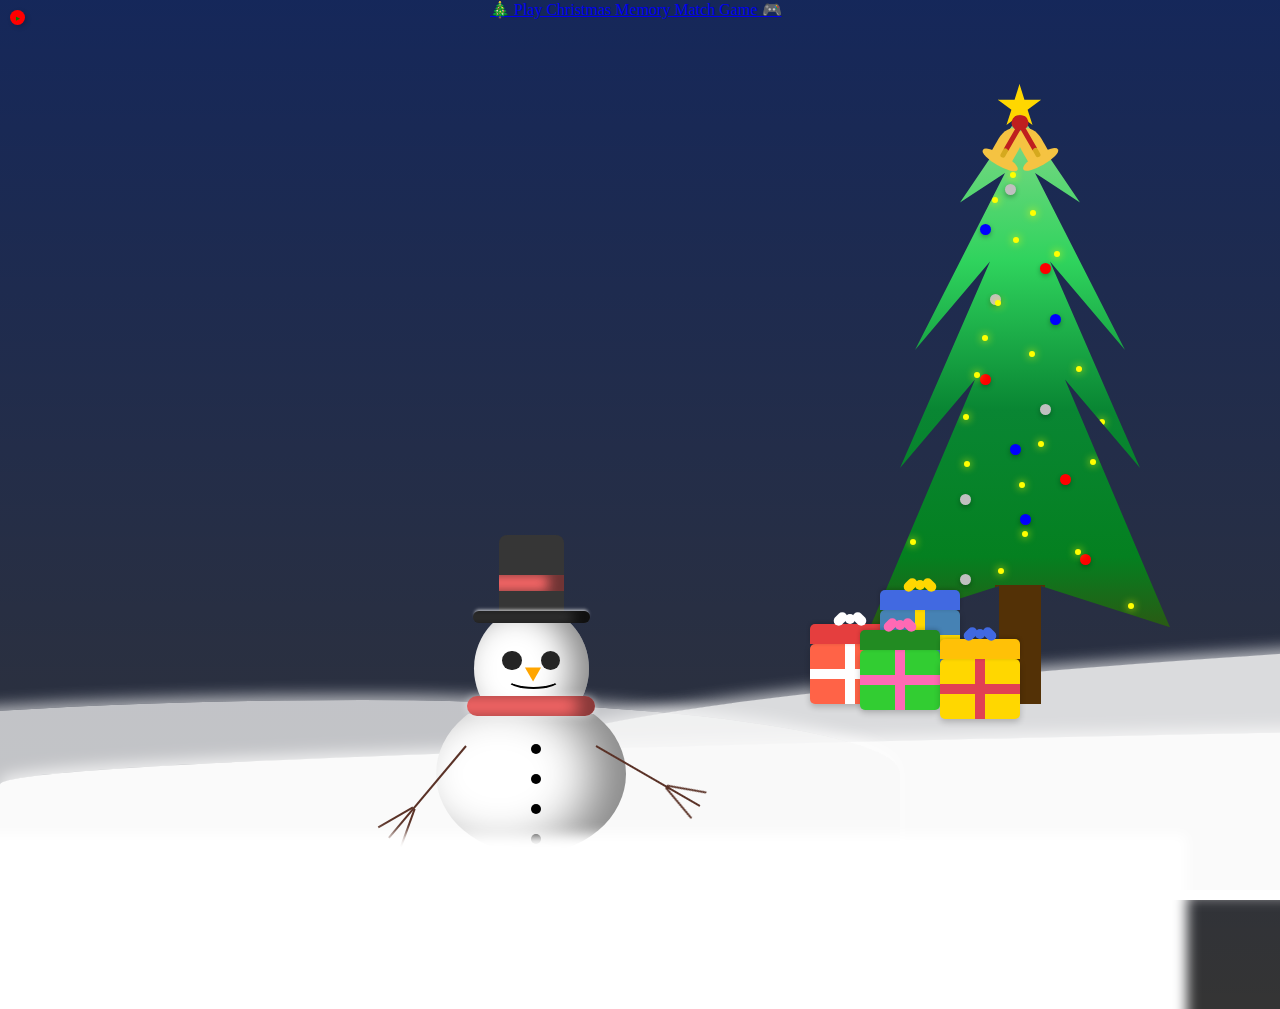
<file: index.html>
<!DOCTYPE html>
<html lang="en">
    <head>
        <meta charset="UTF-8" />
        <meta http-equiv="X-UA-Compatible" content="IE=edge" />    
        <meta name="viewport" content="width=device-width, initial-scale=1.0" />    
        <title>Snow man</title>      
        <link rel="stylesheet" href="./main.css" />       
    </head>   

    
    <div class="snow-layer layer-1"></div>
<div class="snow-layer layer-2"></div>
<div class="snow-layer layer-3"></div>

    

    
    
      <div class="snowfall"></div> 
      
      <section>
       <div class="snow-man"> 
        <div class="speech-bubble">MerryChristmas &Happy Newyear!</div>       
        <div class="hat"></div>        
        <div class="head">
            <div class="nose"></div>
            <div class="smile"></div>
        </div>      
        <div class="scarp"></div>    
        <div class="body"></div>
        <div class="left arm"></div>
        <div class="right arm"></div>
    </div>
    

    <img src="santa/Santa.png" alt="Santa riding sleigh" class="santa">

    <div class="game-link">
        <a href="game.html" class="btn">🎄 Play Christmas Memory Match Game 🎮</a>
    </div>

    
    <div class="star"></div>
   
    

    <div class="tree">
        
        <!-- Tree trunk -->
        <div class="tree-trunk"></div>
        
        
        <div class="ornament" style="top: 35px; left: 160px; background-color: red;"></div>
<div class="ornament" style="top: 70px; left: 135px; background-color: silver;"></div>
<div class="ornament" style="top: 110px; left: 110px; background-color: blue;"></div>
<div class="ornament" style="top: 149px; left: 170px; background-color: red;"></div>
<div class="ornament" style="top: 180px; left: 120px; background-color: silver;"></div>
<div class="ornament" style="top: 200px; left: 180px; background-color: blue;"></div>
<div class="ornament" style="top: 260px; left: 110px; background-color: red;"></div>
<div class="ornament" style="top: 290px; left: 170px; background-color: silver;"></div>
<div class="ornament" style="top: 330px; left: 140px; background-color: blue;"></div>
<div class="ornament" style="top: 360px; left: 190px; background-color: red;"></div>
<div class="ornament" style="top: 380px; left: 90px; background-color: silver;"></div>
<div class="ornament" style="top: 400px; left: 150px; background-color: blue;"></div>
<div class="ornament" style="top: 440px; left: 210px; background-color: red;"></div>
<div class="ornament" style="top: 460px; left: 90px; background-color: silver;"></div>

        
            
    
           
            
            <div class="tree-light" style="top: 58px; left: 140px;"></div>
            
            <div class="tree-light" style="top: 83px; left: 122px;"></div>

            <div class="tree-light" style="top: 96px; left: 160px;"></div>
            
            
            <div class="tree-light" style="top: 123px; left: 143px;"></div>
        
            <div class="tree-light" style="top: 137px; left: 184px;"></div>
            
        
            <div class="tree-light" style="top: 186px; left: 125px;"></div>
            
        
            <div class="tree-light" style="top: 221px; left: 112px;"></div>
            
            <div class="tree-light" style="top: 237px; left: 159px;"></div>
            
            <div class="tree-light" style="top: 252px; left: 206px;"></div>
    
            <div class="tree-light" style="top: 258px; left: 104px;"></div>
            
            
            <div class="tree-light" style="top: 305px; left: 229px;"></div>
        
            <div class="tree-light" style="top: 300px; left: 93px;"></div>
            
            <div class="tree-light" style="top: 327px; left: 168px;"></div>
            
            <div class="tree-light" style="top: 345px; left: 220px;"></div>
            
            <div class="tree-light" style="top: 347px; left: 94px;"></div>
            
            <div class="tree-light" style="top: 368px; left: 149px;"></div>
            
            
            <div class="tree-light" style="top: 417px; left: 152px;"></div>
            
            <div class="tree-light" style="top: 435px; left: 205px;"></div>

            
            <div class="tree-light" style="top: 425px; left: 40px;"></div>
        
            
            <div class="tree-light" style="top: 454px; left: 128px;"></div>

            
        
            <div class="tree-light" style="top: 489px; left: 258px;"></div>

            
            


        </div>

    


        
        <body>
            <div class="bell-container">
            <div class="bell bell1">
                <div class="ribbon"></div>
                <div class="clapper"></div>
            </div>
            <div class="bell bell2">
                <div class="ribbon"></div>
                <div class="clapper"></div>
            </div>
            </div>
        </body>
        

        <!-- Gift Boxes -->
<div class="gift-box red">
    <div class="box">
        <div class="ribbon-vertical"></div>
        <div class="ribbon-horizontal"></div>
    </div>
    <div class="lid"></div>
    <div class="bow">
        <div class="bow-loop left"></div>
        <div class="bow-loop right"></div>
        <div class="bow-center"></div>
    </div>
</div>

<div class="gift-box blue">
    <div class="box">
        <div class="ribbon-vertical"></div>
        <div class="ribbon-horizontal"></div>
    </div>
    <div class="lid"></div>
    <div class="bow">
        <div class="bow-loop left"></div>
        <div class="bow-loop right"></div>
        <div class="bow-center"></div>
    </div>
</div>

<div class="gift-box green">
    <div class="box">
        <div class="ribbon-vertical"></div>
        <div class="ribbon-horizontal"></div>
    </div>
    <div class="lid"></div>
    <div class="bow">
        <div class="bow-loop left"></div>
        <div class="bow-loop right"></div>
        <div class="bow-center"></div>
    </div>
</div>

<div class="gift-box yellow">
    <div class="box">
        <div class="ribbon-vertical"></div>
        <div class="ribbon-horizontal"></div>
    </div>
    <div class="lid"></div>
    <div class="bow">
        <div class="bow-loop left"></div>
        <div class="bow-loop right"></div>
        <div class="bow-center"></div>
    </div>
</div>
        
        
    </div>
       

       
    
      </section>
      
      <!-- Background Music -->
    <audio id="Santa" src="Santa.mp3" loop></audio>

    <!-- Play Button -->
    <button id="playMusic">▶</button>

    <script>
        const audio = document.getElementById('Santa');
        const playButton = document.getElementById('playMusic');

        // Add event listener to play the audio
        playButton.addEventListener('click', () => {
            audio.play().then(() => {
                console.log("Audio playing...");
                playButton.style.display = 'none'; // Hide button after playing
            }).catch((error) => {
                console.error("Error playing audio:", error);
            });
        });
    </script>
    
        <script src="./snow.js"></script>
    </body>
</html>
</file>
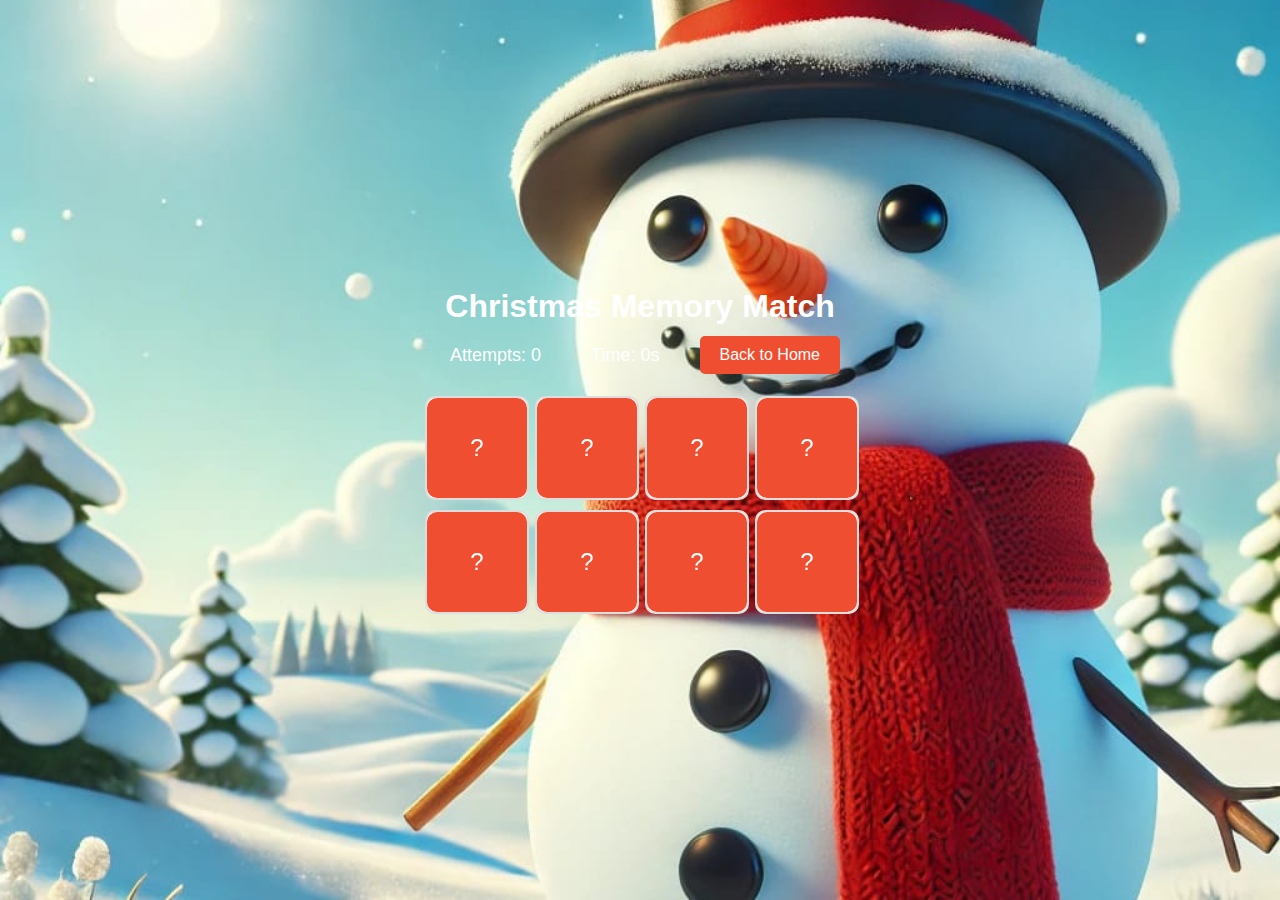
<file: game.html>
<!DOCTYPE html>
<html lang="en">
<head>
  <meta charset="UTF-8">
  <meta name="viewport" content="width=device-width, initial-scale=1.0">
  <title>Christmas Memory Match</title>
  <style>
    body {
      font-family: Arial, sans-serif;
      /* Set the background image */
      background: url('assets/background.jpg') no-repeat center center fixed;
      background-size: cover;
      margin: 0;
      display: flex;
      flex-direction: column;
      align-items: center;
      justify-content: center;
      height: 100vh;
    }

    h1 {
      color: #fff;
      margin-bottom: 10px;
    }

    #game-area {
      display: grid;
      grid-template-columns: repeat(4, 100px);
      gap: 10px;
      margin: 20px;
    }

    .card {
      width: 100px;
      height: 100px;
      background: #fff;
      border: 2px solid #ddd;
      border-radius: 10px;
      display: flex;
      align-items: center;
      justify-content: center;
      cursor: pointer;
      position: relative;
      perspective: 1000px;
    }

    .card .inner {
      width: 100%;
      height: 100%;
      transition: transform 0.6s;
      transform-style: preserve-3d;
      position: relative;
    }

    .card.flip .inner {
      transform: rotateY(180deg);
    }

    .card .front,
    .card .back {
      position: absolute;
      width: 100%;
      height: 100%;
      backface-visibility: hidden;
      border-radius: 10px;
    }

    .card .front {
      background: #f04e30;
      display: flex;
      align-items: center;
      justify-content: center;
      color: white;
      font-size: 24px;
      z-index: 2;
    }

    .card .back {
      background: #fff;
      transform: rotateY(180deg);
      z-index: 1;
    }

    #scoreboard {
      font-size: 18px;
      color: #fff;
      margin: 10px;
    }

    #controls {
      display: flex;
      justify-content: space-between;
      align-items: center;
      width: 100%;
      max-width: 400px;
    }

    #timer {
      font-size: 18px;
      color: #fff;
    }

    button {
      background: #f04e30;
      color: #fff;
      border: none;
      padding: 10px 20px;
      font-size: 16px;
      cursor: pointer;
      border-radius: 5px;
    }

    button:hover {
      background: #c03e26;
    }

    #winning-message {
      display: none;
      background: rgba(0, 0, 0, 0.8);
      color: #fff;
      padding: 20px;
      text-align: center;
      border-radius: 10px;
      position: absolute;
      top: 50%;
      left: 50%;
      transform: translate(-50%, -50%);
    }
  </style>
</head>
<body>
  <h1>Christmas Memory Match</h1>
  <div id="controls">
    <div id="scoreboard">Attempts: 0</div>
    <div id="timer">Time: 0s</div>
    <button onclick="goHome()">Back to Home</button>
  </div>
  <div id="game-area"></div>
  <div id="winning-message">
    <h2>Congratulations!</h2>
    <p id="final-score"></p>
    <button onclick="startGame()">Play Again</button>
  </div>
  <script>
    // Correct image paths (replace 'assets/card1.jpg' with actual file paths)
    const images = [
      "assets/card1.jpg", "assets/card1.jpg",
      "assets/card2.jpg", "assets/card2.jpg",
      "assets/card3.jpg", "assets/card3.jpg",
      "assets/card4.jpg", "assets/card4.jpg"
    ];

    const gameArea = document.getElementById("game-area");
    const scoreboard = document.getElementById("scoreboard");
    const timerElement = document.getElementById("timer");
    const winningMessage = document.getElementById("winning-message");
    const finalScore = document.getElementById("final-score");

    let cards = [];
    let flippedCards = [];
    let matches = 0;
    let attempts = 0;
    let time = 0;
    let timer;
    let gameStarted = false;

    function createCards() {
      gameArea.innerHTML = ""; // Clear previous cards
      const shuffledImages = [...images].sort(() => 0.5 - Math.random()); // Shuffle the array

      shuffledImages.forEach((image) => {
        const card = document.createElement("div");
        card.classList.add("card");

        card.innerHTML = `
          <div class="inner">
            <div class="front">?</div>
            <div class="back"><img src="${image}" alt="card" width="100" height="100"></div>
          </div>
        `;
        card.addEventListener("click", () => flipCard(card));
        gameArea.appendChild(card);
        cards.push(card);
      });
    }

    function flipCard(card) {
      if (!gameStarted) {
        gameStarted = true;
        startTimer();
      }
      if (flippedCards.length === 2 || card.classList.contains("flip")) return;

      card.classList.add("flip");
      flippedCards.push(card);

      if (flippedCards.length === 2) {
        checkMatch();
      }
    }

    function checkMatch() {
      const [card1, card2] = flippedCards;
      const isMatch = card1.querySelector(".back").innerHTML === card2.querySelector(".back").innerHTML;

      attempts++;
      scoreboard.textContent = `Attempts: ${attempts}`;

      if (isMatch) {
        matches++;
        flippedCards = [];
        if (matches === images.length / 2) { // Half of the total cards (as there are pairs)
          endGame();
        }
      } else {
        setTimeout(() => {
          card1.classList.remove("flip");
          card2.classList.remove("flip");
          flippedCards = [];
        }, 1000);
      }
    }

    function startTimer() {
      timer = setInterval(() => {
        time++;
        timerElement.textContent = `Time: ${time}s`;
      }, 1000);
    }

    function stopTimer() {
      clearInterval(timer);
    }

    function endGame() {
      stopTimer();
      winningMessage.style.display = "block";
      finalScore.innerHTML = `You won in <strong>${attempts} attempts</strong> and <strong>${time} seconds</strong>!`;
    }

    function startGame() {
      winningMessage.style.display = "none";
      attempts = 0;
      matches = 0;
      time = 0;
      gameStarted = false;
      scoreboard.textContent = `Attempts: 0`;
      timerElement.textContent = `Time: 0s`;
      createCards();
    }

    function goHome() {
      window.location.href = "index.html"; // Replace with your home page URL
    }

    startGame();
  </script>
</body>
</html>
</file>
<file: main.css>
* {
    margin: 0;
    padding: 0;
    box-sizing: border-box;
}

body {
    overflow: hidden;
}

section {
    display: grid;
    place-content: center;
    min-height: 0vh;
    background: linear-gradient(#00144bea, #000000cb);
    margin: 0;
}



.snow-man {
    width: 250px;
    display: flex;
    flex-direction: column;
    align-items: center;
    position: fixed; /* Position relative to the ground */
    bottom: 10px; /* Keep it grounded */
    left: 41.5%; /* Center horizontally */
    transform: translateX(-50%); /* Center alignment */
    transform-origin: bottom center; /* Pivot at the base */
    animation: snowman-swing 5s ease-in-out infinite; /* Swing animation */
}


@keyframes snowman-swing {
    0% {
        transform: rotate(0deg); /* Neutral position */
    }
    25% {
        transform: rotate(4deg); /* Swing slightly to the right */
    }
    50% {
        transform: rotate(0deg); /* Back to neutral */
    }
    75% {
        transform: rotate(4deg); /* Swing slightly to the left */
    }
    100% {
        transform: rotate(0deg); /* Back to neutral */
    }
}


.speech-bubble {
    position: absolute;
    top: -50px;
    left: 50%;
    transform: translateX(-50%);
    padding: 5px 8px;
    background: black;
    border: 1px solid black;
    border-radius: 20px;
    font-size: 14px;
    color: white;
    opacity: 0;
    transition: opacity 0.3s, transform 0.3s;
    pointer-events: none;
}

.snow-man:hover .speech-bubble {
    opacity: 1;
    transform: translateX(-50%) translateY(-10px); /* Add a slight movement effect */
}

.snow-man .hat {
    width: 65px;
    height: 80px;
    background-color: #363636;
    box-shadow: inset --1rem 0 0.75rem #111,
        0 -0.2rem 0.2rem -0.1rem #fffa;
    border-radius: 0.5rem 0.5rem 0 0;
    transform-origin: bottom;
    transform: translateY(0.5rem);
    position: relative;
    z-index: 1;
}

.snow-man .hat::before {
    content: "";
    background-color: #ff6a6a;
    box-shadow: inset -1rem 0 0.75rem #1119;
    top: 2.5rem;
    height: 1rem;
    width: 100%;
    position: absolute;
}

.snow-man .hat::after {
    content: "";
    background-color: #363636;
    box-shadow: inset -1rem 0 0.75rem #111,
        0 -0.2rem 0.2rem -0.1rem #fffa;
    bottom: -0.5rem;
    width: 180%;
    height: 0.75rem;
    left: -40%;
    position: absolute;
    border-radius: 0.5rem;
}


.snow-man .head{
    --cut-point: 88px;
    position: relative;
    width: 115px;
    height: 123px;
    background-color: white;
    border-radius: 50%;
    box-shadow: inset -1rem 0 2rem #0007;
    clip-path: polygon (0% 0%,
             100% 0%,
             100% var(--cut-point),
             0% var(--cut-point), );
}

.snow-man .head::before,
.snow-man .head::after {
    --pos-x: 1.8rem;
    content: "";
    width: 1.2rem;
    height: 1.2rem;
    background-color: #242424;
    position: absolute;
    top: 2.75rem;
    border-radius: 50%;
    animation: blink 3s infinite;
}
@keyframes blink {
    0%, 90%,100% {
        height: 13px;
    }
    95% {
        height: 2px;
    }
}

.snow-man .head::before {
    left: var(--pos-x);
}

.snow-man .head::after {
    right: var(--pos-x);
}

/* Add nose */
.snow-man .nose {
    content: "";
    width: 0;
    height: 0;
    border-style: solid;
    border-width: 8px 14px 8px 0;
    border-color: transparent orange transparent transparent;
    position: absolute;
    top: 4rem;
    left: 50%;
    transform: translate(-50%, -50%) rotate(30deg);
}

.smile {
    position: absolute;
    bottom: 10px;
    width: 55px;
    height: 21px;
    border: 2px solid black;
    border-color: transparent transparent black transparent;
    border-radius: 100%;
    top: 3.8rem;
    left: 28.5%;
}

.snow-man:hover .smile {
    border-color: transparent transparent red transparent;
}

.snow-man .scarp {
    width: 128px;
    height: 1.25rem;
    background-color: #ff6a6a;
    border-radius: 1rem;
    position: absolute;
    top: 169px;
    z-index: 2;
    box-shadow: inset -1rem 0 1rem #0007,
        0 0 0.5rem #fff8;
}

.snow-man .body {
    --cut-point: 20px;
    position: relative;
    width: 190px;
    height: 160px;
    background-color: white;
    border-radius: 50%;
    clip-path: polygon(0% var(--cut-point),
             100% var(--cut-point),
             100% 100%,
             0% 100%);
    transform: translateY(-36px);
    box-shadow: inset -2rem 0 3rem #0007;
}

.snow-man .body::before,
.snow-man .body::after {
    content: "";
    position: absolute;
    left: 95px;
    width: 10px;
    height: 10px;
    border-radius: 50%;
    background-color: #000;
    box-shadow: 0 30px 0 #000;
}

.snow-man .body::before{
    top: 50px;
}

.snow-man .body::after {
    top: 110px;
}

/* Add arms */
.snow-man .arm {
    position: absolute;
    width: 120px;
    height: 2px;
    background-color: #5a3227;
    top: 60%;
    transform-origin: left;
}

.snow-man .left.arm {
    left: 60px;
    transform: rotate(130deg);
}

.snow-man .right.arm {
    right: -60px;
    transform: rotate(30deg);
}
.snow-man:hover .left.arm {
    animation: wave 1s ease-in-out infinite;
}

.snow-man:hover .right.arm {
    animation: wave 1s ease-in-out infinite alternate;
}

@keyframes wave {
    0%, 100% { transform: rotate(45deg); }
    50% { transform: rotate(30deg); }
}

/* Add fingers */
.snow-man .arm::before,
.snow-man .arm::after {
    content: "";
    position: absolute;
    width: 40px;
    height: 2px;
    background-color: #5a3227;
}

.snow-man .arm::before {
    top: -8px;
    left: 80px;
    transform: rotate(-20deg);
}

.snow-man .arm::after {
    top: 8px;
    left: 80px;
    transform: rotate(20deg);
}




.snow-man::after{
    position: absolute;
    content: "";
    top: calc(100% - 2.5rem);
    width: 100vw;
    height: 20vh;
    background-color: white;
    box-shadow: 0 -0rem 0.75rem 1rem white;
}



 /* Santa styling */
 .santa {
    position: absolute;
    top: 50px;
    left: -300px; /* Start outside the screen */
    width: 300px;
    animation: santa-fly 8s linear infinite;
   /* z-index: 5;*/
}

@keyframes santa-fly {
    0% {
        left: 100vw; /* Start off-screen on the right */
        transform: translateX(0) translateY(0);
    }
    25% {
        transform: translateX(-100px) translateY(-50px); /* Move slightly up */
    }
    50% {
        transform: translateX(-200px) translateY(50px); /* Move slightly down */
    }
    75% {
        transform: translateX(-300px) translateY(-50px); /* Move slightly up again */
    }
    100% {
        left: -300px; /* End off-screen on the left */
        transform: translateX(0) translateY(0);
    }
}


.snow-layer {
    position: fixed;
    bottom: 0;
    left: 0;
    width: 4000%;
    height: 250px;
    background: white;
    border-top-left-radius: 80%;
    border-top-right-radius: 50%;
    box-shadow: 0 -5px 15px rgba(255, 255, 255, 0.8);
}

.layer-1 {
    height: 300px; /* Default height for the first layer */
    background: white;
    /*z-index: 1; /* Ensure it's behind the second layer */
    opacity: 1; /* Slightly transparent for depth effect */
}

.layer-2 {
    height: 320px; /* Slightly smaller to create a stacking effect */
    bottom: 10px; /* Positioned slightly above the first layer */
    background: #f9f9f9; /* A slightly different shade of white */
    width: 7000px;
    left: 500px;
   /* z-index: 2; /* Ensure it's above the first layer */
    opacity: 0.85; /* Slightly more transparent */
}

.layer-3 {
    height: 190px; /* Slightly smaller to create a stacking effect */
    bottom: 10px; /* Positioned slightly above the first layer */
    background: #f9f9f9eb; /* A slightly different shade of white */
    width: 1400px;
    left: -500px;
   /* z-index: 2; /* Ensure it's above the first layer */
    opacity: 0.8; /* Slightly more transparent */
}

/**? Snow fall effect animation */

.snowfall {
    position: relative;
    z-index: 3;
}

.snowfall span {
    width: var(--size);
    height: var(--size);
    opacity: var(--opacity);
    border-radius: 50%;
    top: 0;
    position: absolute;
    left: var(--pos);
    background-image: radial-gradient(white 25%, transparent 80%);
    animation: snow-fall var(--duration) linear infinite;
    animation-delay: var(--delay);
    z-index: 3;
    transform: translateY(-2rem);
}

@keyframes snow-fall {
  from{
        transform: translateY(-2rem);
    }

    to {
        transform: translateY(93vh);
    }
}


.tree {
    position: relative;
    bottom: -50px;
    left: 380px; /* Move tree closer to the snowman */
    height: 590px; /* Make the tree larger */
    width: 300px; /* Adjust width proportionally */
    background: linear-gradient(to top, #533106, #048020, #098633, #2fd35d, #85d98a);
    clip-path: polygon(
        50% 0,
        70% 15%,
        55% 10%,
        85% 40%,
        60% 25%,
        90% 60%,
        65% 45%,
        100% 87%,
        57% 80%,
        57% 100%,
        43% 100%,
        43% 80%,
        0 87%,
        35% 45%,
        10% 60%,
        40% 25%,
        15% 40%,
        45% 10%,
        30% 15%
    );
    transform: rotateY(calc(21deg * var(--t))); /* Keep tree orientation neutral */
    
}



/* Tree trunk */
.tree-trunk {
    position: absolute;
    bottom: 0;
    left: 50%;
    transform: translateX(-50%);
    width: 50px; /* Increase trunk width */
    height: 119px; /* Increase trunk height */
    background-color: #533106;
    z-index: 1;
}

/* Ornaments: vibrant colors in sets of three */
.ornament {
    width: 11px;
    height: 11px;
    border-radius: 50%;
    position: absolute;
    box-shadow: 0 2px 5px rgba(0, 0, 0, 0.3);
    animation: twinkle 5s infinite alternate;
}


/* Optional: Add animation for ornaments */
@keyframes ornamentGlow {
    0% { transform: scale(1); box-shadow: 0 0 5px rgba(255, 255, 0, 0.785); }
    50% { transform: scale(1.1); box-shadow: 0 0 15px rgba(255, 255, 255, 0.975); }
    100% { transform: scale(1); box-shadow: 0 0 5px rgba(255, 255, 255, 0.3); }
}

.ornament {
    animation: ornamentGlow 5s infinite ease-in-out;
}


.star {
    position: relative;
    top: 65px; /* Adjust to align with the tree's top */
    left: 176.5%;
    transform: translateX(-50%);
    width: 45px;
    height: 45px;
    background-color: gold;
    clip-path: polygon(
        50% 0%, 
        61% 35%, 
        98% 35%, 
        68% 57%, 
        79% 91%, 
        50% 70%, 
        21% 91%, 
        32% 57%, 
        2% 35%, 
        39% 35%
    );
    box-shadow: 0 0 15px rgba(255, 215, 0, 0.8);
    /*z-index: 3;*/


}

    

@keyframes twinkle {
    0% {
        opacity: 0.3;
        transform: scale(0.8);
        box-shadow: 0 0 5px rgba(255, 255, 0, 0.5);
    }
    50% {
        opacity: 1;
        transform: scale(1.2);
        box-shadow: 0 0 12px rgba(255, 255, 0, 1);
    }
    100% {
        opacity: 0.3;
        transform: scale(0.8);
        box-shadow: 0 0 5px rgba(255, 255, 0, 0.5);
    }
}




  

/* Lights (glow effect) */
.tree-light {
    position: absolute;
    width: 6px;
    height: 6px;
    background-color: yellow;
    border-radius: 50%;
    box-shadow: 0 0 8px yellow;
    animation: twinkle 1.8s infinite alternate;
}




/*bells*/
.bell-container {
    position: relative;
    display: flex;
    gap: -10px;
    justify-content: center;
}

.bell {
    position: relative;
    width: 23px;
    height: 35px;
    background-color: #f5c342;
    border-radius: 50% 50% 0 0; /* Create the bell's top part */
    left: 380px;
    top: -527px;
    
}

.bell::before {
    content: "";
    position: absolute;
    top: 100%;
    left: 50%;
    width: 40px;
    height: 12px;
    background-color: #f5c342;
    border-radius: 50%;
    transform: translateX(-50%) translateY(-50%);
}

.bell .clapper {
    position: absolute;
    bottom: 3px;
    left: 50%;
    width: 5px;
    height: 10px;
    background-color: #d5a91e;
    border-radius: 5px;
    transform: translateX(-50%);
}

.bell .ribbon {
    position: absolute;
    top: -15px;
    left: 50%;
    width: 5px;
    height: 40px;
    background-color: #bf1f1f;
    transform: translateX(-50%);
    border-radius: 5px;
}

.bell .ribbon::before {
    content: "";
    position: absolute;
    top: 0;
    left: 50%;
    width: 15px;
    height: 15px;
    background-color: #bf1f1f;
    border-radius: 50%;
    transform: translateX(-50%);
}

/* Apply rotation to each bell */
.bell:nth-child(1) {
    transform: rotate(30deg); /* Rotate clockwise */
}

.bell:nth-child(2) {
    transform: rotate(-30deg); 
}



/* Gift Box Wrapper */
/* Adjust Gift Box Position */
.gift-box {
    position: relative; /* Position it under the tree */
    bottom: 0; /* Align to the base of the scene */
    left: 400px; /* Center it under the tree trunk */
    width: 80px;
    height: 80px;
    animation: bounce 1.5s infinite, gift-glow 1s infinite;

}


/* Common styles for the gift boxes */
.gift-box .box {
    position: absolute;
    bottom: 0;
    width: 80px;
    height: 60px;
    border-radius: 5px;
    box-shadow: 0 3px 6px rgba(0, 0, 0, 0.2);
    animation: bounce 1.5s infinite, gift-glow 1s infinite;

}


.gift-box .lid {
    position: absolute;
    top: 0;
    width: 80px;
    height: 20px;
    border-radius: 5px 5px 0 0;
    box-shadow: 0 -1px 4px rgba(0, 0, 0, 0.2);
}

.gift-box .ribbon-vertical {
    position: absolute;
    top: 0;
    left: 50%;
    transform: translateX(-50%);
    width: 10px;
    height: 100%;
    background: #fff;
}

.gift-box .ribbon-horizontal {
    position: absolute;
    left: 0;
    top: 50%;
    transform: translateY(-50%);
    width: 100%;
    height: 10px;
    background: #fff;
}

.gift-box .bow {
    position: absolute;
    top: -10px;
    left: 50%;
    transform: translateX(-50%);
    display: flex;
    justify-content: center;
    align-items: center;
}

.gift-box .bow-loop {
    width: 15px;
    height: 10px;
    border-radius: 15px;
    position: absolute;
    background: #fff;
}

.gift-box .bow-loop.left {
    transform: rotate(-45deg);
    left: -12px;
}

.gift-box .bow-loop.right {
    transform: rotate(45deg);
    right: -12px;
}

.gift-box .bow-center {
    width: 10px;
    height: 10px;
    border-radius: 50%;
    z-index: 2;
    background: #fff;
}

/* Gift Box 1 - Red Box with White Bow and Ribbon */
.gift-box.red .box {
    background: #ff6347; /* Box color */
}
.gift-box.red .lid {
    background: #e53e3e; /* Lid color */
}
.gift-box.red .ribbon-vertical,
.gift-box.red .ribbon-horizontal {
    background: #fff; /* Ribbon color */
}
.gift-box.red .bow-loop,
.gift-box.red .bow-center {
    background: #fff; /* Bow color */
}

/* Gift Box 2 - Blue Box with Yellow Bow and Ribbon */
.gift-box.blue .box {
    background: #4682b4; /* Box color */
}
.gift-box.blue .lid {
    background: #4169e1; /* Lid color */
}
.gift-box.blue .ribbon-vertical,
.gift-box.blue .ribbon-horizontal {
    background: #ffd700; /* Ribbon color */
}
.gift-box.blue .bow-loop,
.gift-box.blue .bow-center {
    background: #ffd700; /* Bow color */
}

/* Gift Box 3 - Green Box with Pink Bow and Ribbon */
.gift-box.green .box {
    background: #32cd32; /* Box color */
}
.gift-box.green .lid {
    background: #228b22; /* Lid color */
}
.gift-box.green .ribbon-vertical,
.gift-box.green .ribbon-horizontal {
    background: #ff69b4; /* Ribbon color */
}
.gift-box.green .bow-loop,
.gift-box.green .bow-center {
    background: #ff69b4; /* Bow color */
}

/* Gift Box 4 - Yellow Box with Blue Bow and Ribbon */
.gift-box.yellow .box {
    background: #ffd700; /* Box color */
}
.gift-box.yellow .lid {
    background: #ffc107; /* Lid color */
}
.gift-box.yellow .ribbon-vertical,
.gift-box.yellow .ribbon-horizontal {
    background: #e14154; /* Ribbon color */
}
.gift-box.yellow .bow-loop,
.gift-box.yellow .bow-center {
    background: #4169e1; /* Bow color */
}



/* Randomly position the gift boxes around the tree */
.gift-box.red {
    bottom: 65px;
    left: 320px;
}

.gift-box.blue {
    bottom: 179px;
    left: 390px;
}

.gift-box.green {
    bottom: 219px;
    left: 370px;
}

.gift-box.yellow {
    bottom: 290px;
    left: 450px;
}

@keyframes bounce {
    0%, 100% {
        transform: translateY(0);
    }
    50% {
        transform: translateY(-2px);
    }
}

@keyframes gift-glow {
    0% {
        box-shadow: 0 0 5px rgba(255, 0, 0, 0.5);
    }
    50% {
        box-shadow: 0 0 15px rgba(255, 0, 0, 1);
    }
    100% {
        box-shadow: 0 0 5px rgba(255, 0, 0, 0.5);
    }
}

#playMusic {
    position: fixed; /* Keeps it fixed on the screen */
    top: 10px; /* Place it closer to the top */
    left: 10px; /* Place it closer to the left */
    z-index: 100; /* Ensures it appears above other elements */
    width: 15px; /* Width of the button */
    height: 15px; /* Height of the button */
    border: none; /* Removes border */
    border-radius: 55%; /* Makes it a circle */
    background-color: red; /* Background color */
    color: green; /* Text/icon color */
    font-size: 5px; /* Text/icon size */
    font-weight: bold; /* Makes the text bold */
    cursor: pointer; /* Adds a pointer on hover */
    box-shadow: 2px 2px 5px rgba(0, 0, 0, 0.2); /* Adds a shadow */
    transition: transform 0.2s, background-color 0.3s; /* Smooth animations */
    animation: twinkle 1.8s infinite alternate;
}

/* Hover Effect */
#playMusic:hover {
    background-color: #c70039; /* Darker shade on hover */
    transform: scale(1.1); /* Slightly enlarges the button */
}

/* Active Effect */
#playMusic:active {
    transform: scale(0.95); /* Shrinks slightly on click */
}



.fixed-button {
    position: relative;
    bottom: 600px;  
    right: 600px;   
    background-color: #4CAF50; 
    color: white;
    border: none;
    padding: 15px 32px;
    font-size: 10px;
    cursor: pointer;
    border-radius: 8px;
    box-shadow: 0 4px 8px rgba(0, 0, 0, 0.2);
    z-index: 9999; 
}*/

.fixed-button:hover {
    background-color: #45a049; 

}
</file>
